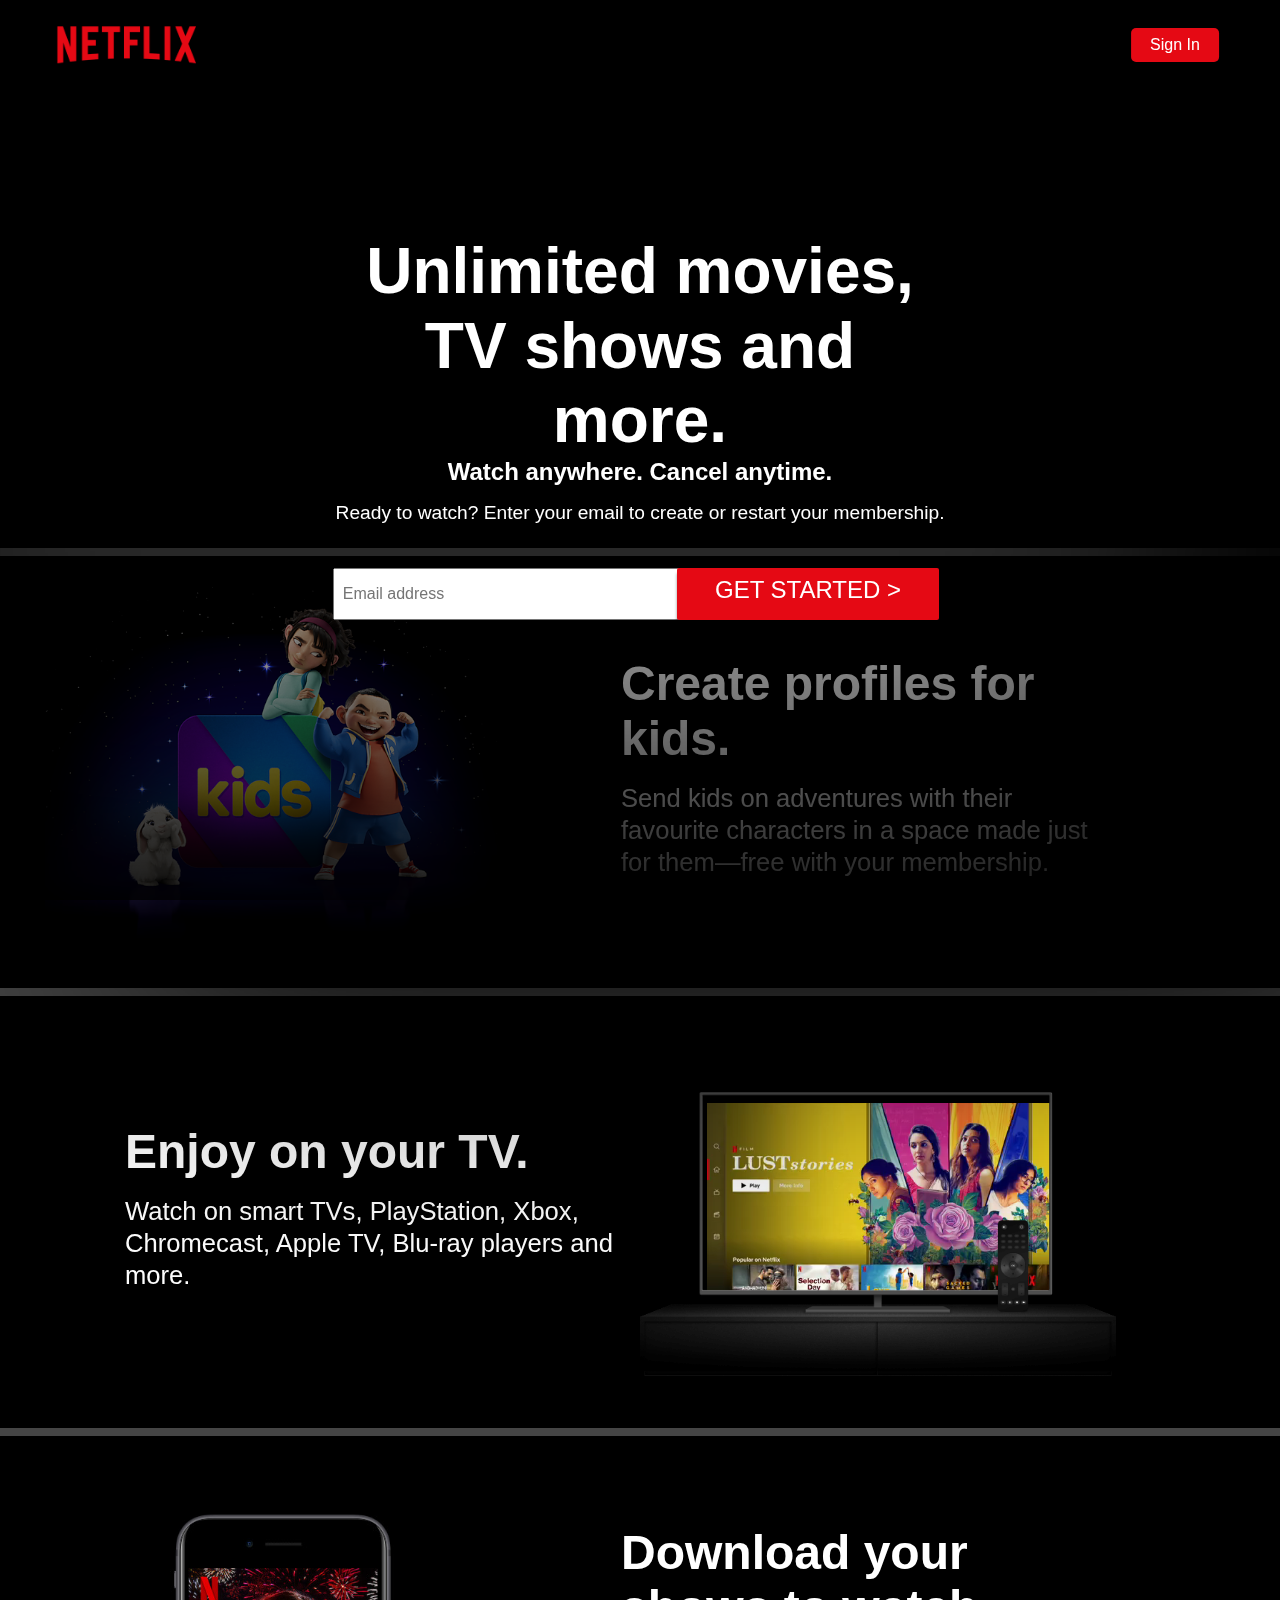
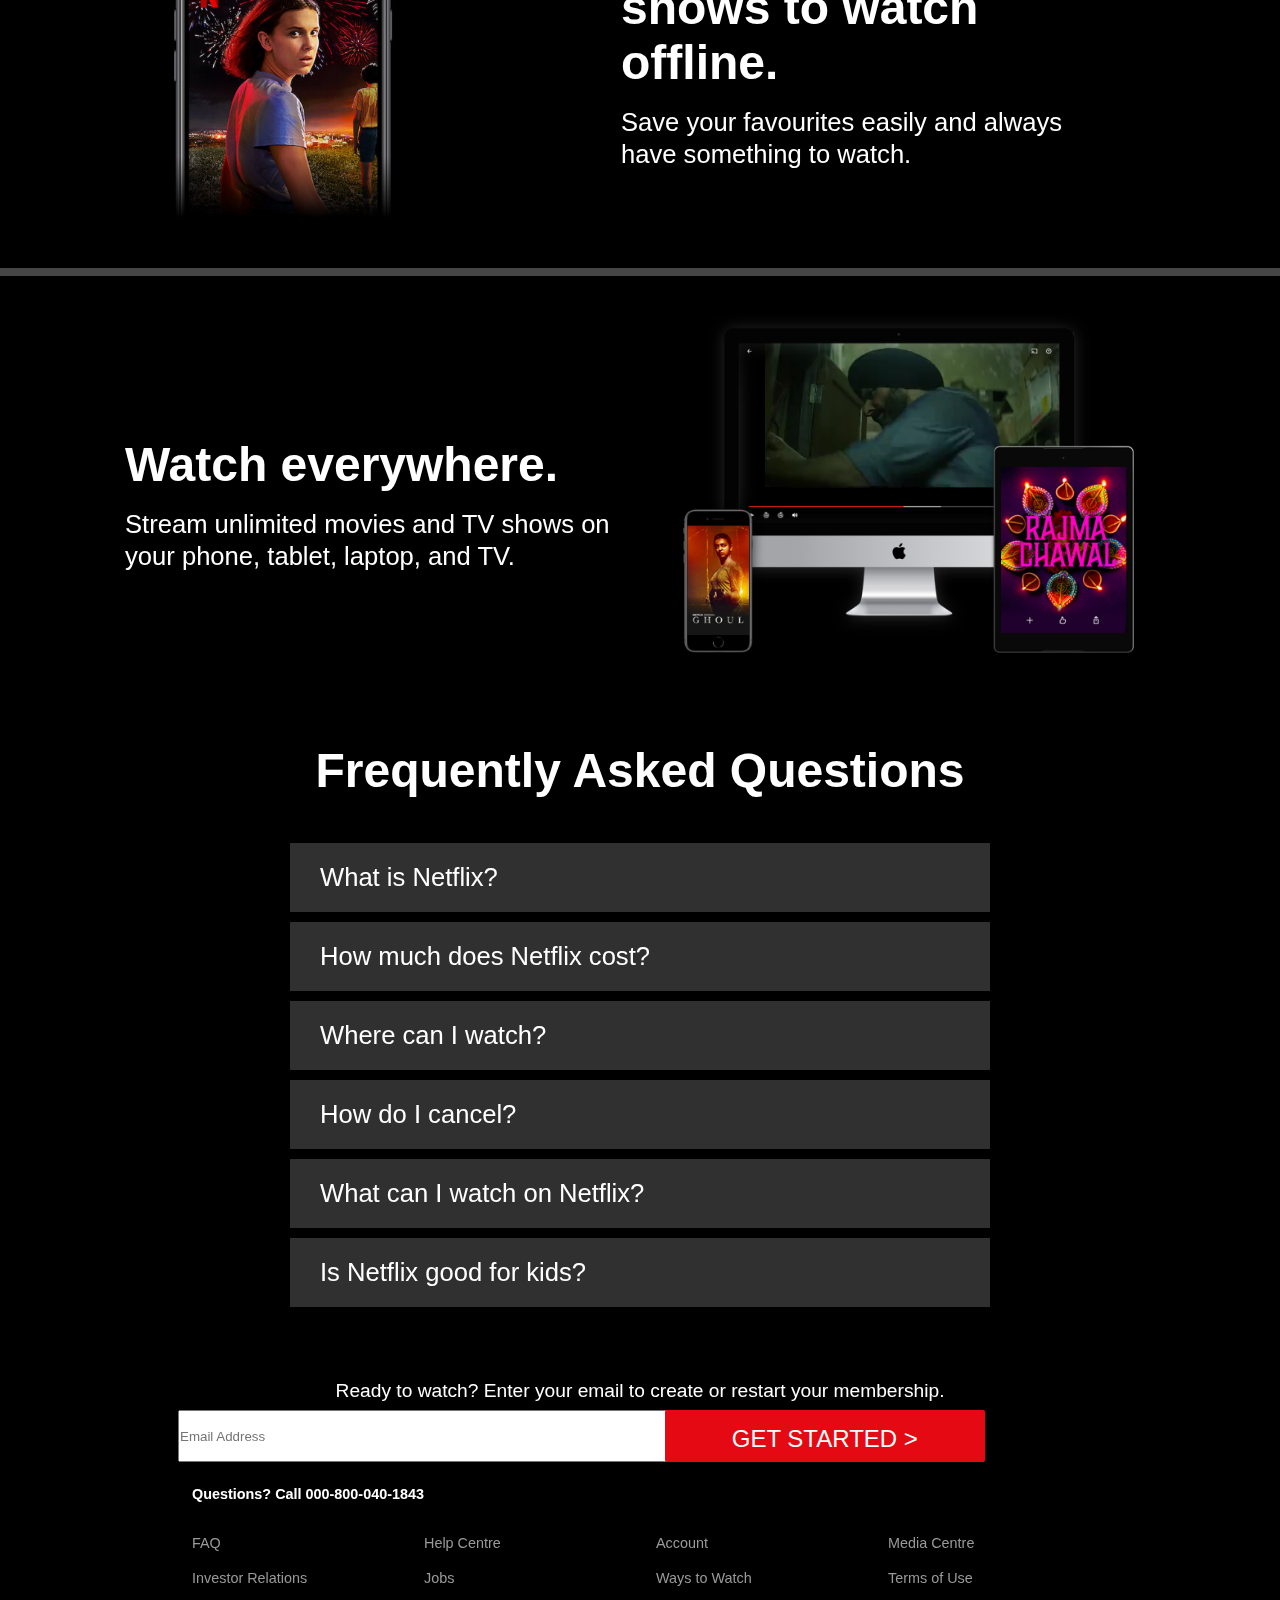
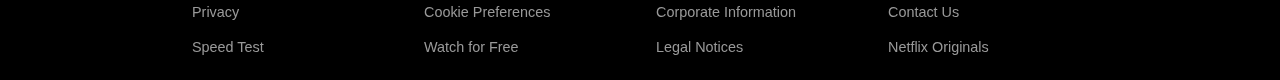
<file: Netflix Clone/index.html>
<!DOCTYPE html>
<html lang="en">
<head>
    <meta charset="UTF-8">
    <meta name="viewport" content="width=device-width, initial-scale=1.0">
    <link rel="stylesheet" href="stylle.css">
    <title>Netflix</title>
</head>
<body>
    <header class="showcase">
        <div class="showcase-top">
            <img src="logo.png" alt="Netflix Logo">
            <a href="login.html" class="btn btn-rounded">Sign In</a>
        </div>
        <div class="showcase-content">
            <h1>Unlimited movies, TV shows and more.</h1>
            <h2>Watch anywhere. Cancel anytime.</h2>
            <p>Ready to watch? Enter your email to create or restart your membership.</p>
            <input type="email" name="email" id="mail" placeholder="Email address">
            <a href="#" class="btn btn-lg">GET STARTED ></a>
        </div>
    </header>

    <section class="style-cards">
        <div class="card-0">
            <img src="kids.png" alt="Netflix Mobile">
            <div class="desc-0">
                <h1>Create profiles for kids.</h1>
                <h3>Send kids on adventures with their favourite characters in a space made just for them—free with your membership.</h3>
            </div>
        </div>
        <div class="card-1">
            <div class="desc-1">
                <h1>Enjoy on your TV.</h1>
                <h3>Watch on smart TVs, PlayStation, Xbox, Chromecast, Apple TV, Blu-ray players and more.</h3>
            </div>
            <img src="tv.png" alt="Netflix TV">
            <video class="video-1" autoplay="" playsinline="" muted="" loop=""><source src="1.m4v" type="video/mp4"></video>
        </div>
        <div class="card-2">
            <img src="3.jpg" alt="Netflix Mobile">
            <div class="desc-2">
                <h1>Download your shows to watch offline.</h1>
                <h3>Save your favourites easily and always have something to watch.</h3>
            </div>
        </div>
        <div class="card-3">
            <div class="desc-3">
                <h1>Watch everywhere.</h1>
                <h3>Stream unlimited movies and TV shows on your phone, tablet, laptop, and TV.</h3>
            </div>
            <img src="4.png" alt="Device-Pile-In">
            <video class="video-2" autoplay="" playsinline="" muted="" loop=""><source src="2.m4v" type="video/mp4"></video>
        </div>
    </section>

    <section class="lastsec">
        <div class="faq">
            <h1>Frequently Asked Questions</h1>
            <ul class="questions">
                <li>What is Netflix?</li>
                <li>How much does Netflix cost?</li>
                <li>Where can I watch?</li>
                <li>How do I cancel?</li>
                <li>What can I watch on Netflix?</li>
                <li>Is Netflix good for kids?</li>
            </ul>
            <p>Ready to watch? Enter your email to create or restart your membership.</p>
            <div class="input">
                <input type="email" name="email" placeholder="Email Address">
                <a href="#" class="btn-rounded"><button>GET STARTED ></button></a>
            </div>
        </div>
    </section>


    <footer class="footer">
        <p>Questions? Call 000-800-040-1843</p>
        <div class="footer-cols">
            <ul>
                <li><a href="#">FAQ</a></li>
                <li><a href="#">Investor Relations</a></li>
                <li><a href="#">Privacy</a></li>
                <li><a href="#">Speed Test</a></li>
            </ul>
            <ul>
                <li><a href="#">Help Centre</a></li>
                <li><a href="#">Jobs</a></li>
                <li><a href="#">Cookie Preferences</a></li>
                <li><a href="#">Watch for Free</a></li>
            </ul>
            <ul>
                <li><a href="#">Account</a></li>
                <li><a href="#">Ways to Watch</a></li>
                <li><a href="#">Corporate Information</a></li>
                <li><a href="#">Legal Notices</a></li>
            </ul>
            <ul>
                <li><a href="#">Media Centre</a></li>
                <li><a href="#">Terms of Use</a></li>
                <li><a href="#">Contact Us</a></li>
                <li><a href="#">Netflix Originals</a></li>
            </ul>
        </div>
    </footer>
</body>
</html>
</file>
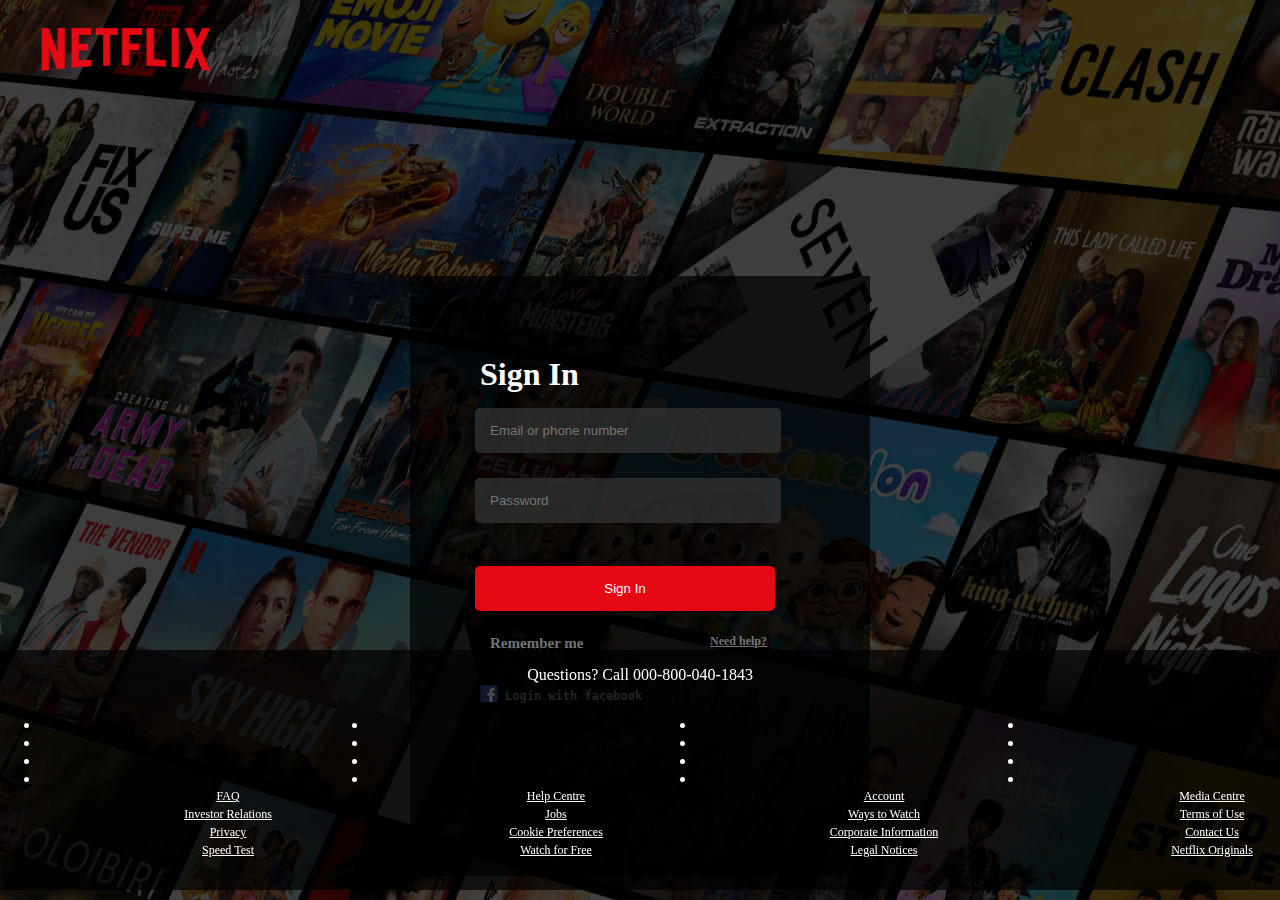
<file: Netflix Clone/login.html>
<!DOCTYPE html>
<html>
    <head>
        <meta charset="UTF-8">
        <title>Netflix</title>
        <link rel="stylesheet" href="style.css">


    </head>

    <body>
        <header>
        <div class="logo">
            <img src="logo.png" href='#' style="width: 170px; height: 43px; position: relative; left: 40px; top: 28px   ;"> <!--Logo area-->
        </div>
    </header>
            <div class="full-page">
                <div class="navbar">
                    
                </div>



                <div class="login-box">
                    <h1>Sign In</h1>

                    <form>
                        <input type="text" name="" placeholder="Email or phone number" style="outline: none; color: white; border: 0px;" class="cat">
                        <input type="password" name="" placeholder="Password" class="cat" style="color: white; outline: none; border: 0px;">
                        <br><br>
                        <input type="submit" name="" style="color: white; border: 0px; background-color: #E50914; width: 300px;" value="Sign In" >
                    </form>

                    <a href="#" style="font-weight: bold; left: 300px; position: relative; color: #737373;" >Need help?</a>
                    <p href="#" style="font-weight: bold; left: 80px; top: 56px; position: relative; color: #737373; font-size: 15px;" >Remember me</p>

                    <div class="mice">
                    <img src="fbbb.png" style=" width: 25px;
                    height: 29px;"></div>


                    <div class="rat">
                    <p style="color: #737373;" >Login with facebook</p></div>
                </div>
                <div id="login-form" class="login-page">
                    
                </div>
            </div>

            
    </body>
    <footer class="footer">
        <p>Questions? Call 000-800-040-1843</p>
        <div class="footer-cols">
            <ul>
                <li><a href="#">FAQ</a></li>
                <li><a href="#">Investor Relations</a></li>
                <li><a href="#">Privacy</a></li>
                <li><a href="#">Speed Test</a></li>
            </ul>
            <ul>
                <li><a href="#">Help Centre</a></li>
                <li><a href="#">Jobs</a></li>
                <li><a href="#">Cookie Preferences</a></li>
                <li><a href="#">Watch for Free</a></li>
            </ul>
            <ul>
                <li><a href="#">Account</a></li>
                <li><a href="#">Ways to Watch</a></li>
                <li><a href="#">Corporate Information</a></li>
                <li><a href="#">Legal Notices</a></li>
            </ul>
            <ul>
                <li><a href="#">Media Centre</a></li>
                <li><a href="#">Terms of Use</a></li>
                <li><a href="#">Contact Us</a></li>
                <li><a href="#">Netflix Originals</a></li>
            </ul>
        </div>
    </footer>
</html>
</file>
<file: Netflix Clone/stylle.css>
:root{
    --primary-color: #e50914;
    --dark-color: #141414;
    --light-color: #f4f4f4;
}

*{
    margin: 0;
    padding: 0;
}

body{
    font-family: Arial, Helvetica, sans-serif;
    background: #000000;
    color: #999999;
}

ul{
    list-style: none;
}

h1{
    color: #ffffff;
    font-size: 10px;
}
h2,h3,h4{
    color: #ffffff;
}

h3{
    font-weight: lighter;
}

a{
    color: #ffffff;
    text-decoration: none;
}

p{
    margin: 0.5rem 0;
    font-weight: bold;
    color: #ffffff;
}

img{
    width: 100%;
}


.showcase::after{
    content: "";
    position: absolute;
    top: 0;
    left: 0;
    width: 100%;
    height: 100%;
    z-index: 1;
    background: rgba(0, 0, 0, 0.4);
    box-shadow: 120px 100px 250px #000000 , inset -120px -100px 250px #000000;
}

.showcase-top{
    position: relative;
    z-index: 2;
    height: 90px;
}

.showcase-top img{
    width: 140px;
    position: absolute;
    top: 50%;
    left: 0;
    transform: translate(40% , -50%);
}

.showcase-top a{
    position: absolute;
    top: 50%;
    right: 0;
    transform: translate(-60% , -50%);
}

.showcase-content{
    position: relative;
    margin: 0 26%;
    z-index: 2;
    display: flex;
    flex-direction: column;
    justify-content: center;
    text-align: center;
    align-items: center;
    margin-top: 9rem;
}

.showcase-content h1{
    font-weight: 700;
    font-size: 64px;
    margin: 0 30px;
    max-width: 800px;
    line-height: 74.5px;
}

.showcase-content h3{
    color: white;
    font-size: 25px;
    margin: 16px 0;
}

.showcase-content p{
    font-size: 19.2px;
    font-weight: 300;
    padding-top: 0.5rem;
    padding-bottom: 1rem;
}

.showcase-content input{
    position: absolute;
    left: 0;
    bottom: -8vh;
    width: 454px;
    height: 3rem;
    font-size: 1rem;
    padding-left: 0.5rem;
}

.btn{
    display: inline-block;
    background: var(--primary-color);
    color: white;
    padding: 0.5rem 1.2rem;
    font-size: 1rem;
    text-align: center;
    border: none;
    cursor: pointer;
    border-radius: 2px;
    margin-right: 0.5rem;
    outline: none;
    box-shadow: 0 5px 3px rgba(0, 0, 0, 0.45);
}

.btn:hover{
    opacity: 0.9;
}

.btn-rounded{
    border-radius: 5px;
}

.showcase-content .btn-lg{
    position: absolute;
    right: 0;
    bottom: -8vh;
    padding: 0.5rem 1.2rem;
    font-size: 1.5rem;
    text-transform: uppercase;
    height: 36px;
    width: 14rem;
}

.card-0 , 
.card-1,
.card-2,
.card-3{
    border-top: 8px rgb(69, 69, 69) solid;
    padding: 50px;
}

.card-0{
    position: relative;
    display: inline-grid;
    grid-template-columns: 40% 50%;
    text-align: left;
    align-items: center;
    padding: 25px 45px 50px;
}

.desc-0{
    padding-left: 100px;
}

.card-1{
    position: relative;
    display: inline-grid;
    grid-template-columns: 50% 40%;
    text-align: left;
    align-items: center;
    padding: 25px 45px 50px;
}

.desc-1{
    padding-left: 80px;
}

.style-cards h1{
    font-size: 3rem;
    padding: 1rem;
    padding-left: 0;
}

.style-cards h3{
    font-size: 1.6rem;
    line-height: 2rem;
}

.card-1 video{
    position: relative;
    width: 100%;
    height: 54%;
    grid-column: 2/2;
    grid-row: 1/2;
    z-index: -1;
}

.card-1 img{
    grid-column: 2/2;
    grid-row: 1/2;
}

.card-2{
    position: relative;
    display: inline-grid;
    grid-template-columns: 40% 50%;
    text-align: left;
    align-items: center;
    padding: 25px 45px 50px;
}

.desc-2{
    padding-left: 100px;
}

.card-3{
    position: relative;
    display: inline-grid;
    grid-template-columns: 50% 40%;
    text-align: left;
    align-items: center;
    padding: 25px 45px 50px;
}

.desc-3{
    padding-left: 80px;
    padding-right: 20px;
}

.card-3 img{
    width: 110%;
    grid-column: 2/2;
    grid-row: 1/2;
}

.card-3 video{
    position: relative;
    top: -87px;
    left: 125px;
    width: 65%;
    height: 78%;
    grid-column: 2/2;
    grid-row: 1/2;
    z-index: -1;
}

.faq{
    text-align: center;
}

.faq h1{
    padding-bottom: 40px;
    font-size: 3rem;
}

.questions{
    display: flex;
    flex-direction: column;
    flex-basis: 40%;
    align-items: center;
}

.questions li{
    padding: 20px 30px;
    margin: 5px;
    font-size: 1.6rem;
    background-color: #303030;
    color: white;
    text-align: left;
    width: 50%;
}

.faq p{
    padding-top: 60px;
    font-size: 1.2rem;
    font-weight: 200;
}

.input{
    display: inline-grid;
    align-items: center;
    grid-template-columns: 50% 40%;
}

.input input{
    width: 600px;
    height: 3rem;
}

.input button{
    height: 3.25rem;
    width: 320px;
    left: 20px;
    text-align: center;
    background-color: var(--primary-color);
    font-size: 1.5rem;
    padding: 15px 32px;
    border: none;
    border-radius: 2px;
    color: white;
}

.footer{
    max-width: 70%;
    margin: 1rem auto;
    overflow: auto;
}

.footer ,
.footer a{
    color: #999999;
    font-size: 0.9rem;
}

.footer p{
    margin-bottom: 1.5rem;
}

.footer .footer-cols{
    display: grid;
    grid-template-columns: repeat(4 , 1fr);
    grid-gap: 2rem;
}

.footer li{
    line-height: 2.4;
}
</file>
<file: Netflix Clone/style.css>
body{
    margin: 0;
    padding: 0;
    background-size: cover;
    background-position: center;
    font-size: sans-serif;
    background: url(bgg.jpg);
    
}

.login-box{
    width: 460px;
    height: 600px;
    background: rgba(0, 0, 0, 0.7) ;
    color: #fff;
     top: 64%;
     left: 50%;
     right: 50%;
     position: absolute;
     transform: translate(-50%, -50%);
     box-sizing: border-box;
}
h1{
    margin: 0;
    padding: 10px;
    text-align: left;
    font-size: px;
    position: relative;
    left: 60px;
    top: 70px;
}
form{
    position: relative;
    left: 60px;
    top: 70px;
}
.login-box p{
    margin: 0;
    padding: 0;
    font-weight: bold;
}

.login-box input {
    border-radius: 5px;
    margin: 5px;
    padding: 15px;
    width: 60%;
    margin-bottom: 20px;

}
a {
    position: relative;
    left: 60px;
    top: 70px;
    font-size: 12px;
    color: #fff;
}

.cat{
    background-color: rgba(51,51,51,.75);
}
.mice{ 
    position: relative ;
    top: 83px;
    left: 67px;
   
}
.rat{

    position: relative;
    top: 60px;
    left: 95px;
    font-size: small;
    font-family: monospace;
}
.footer {
    position: fixed;
    top: 650px;
    left: 0;
    bottom: 10px;
    width: 100%;
    background-color: rgba(0, 0, 0, 0.7) ;
    color: white;
    text-align: center;
 }  
 .footer .footer-cols{
    display: grid;
    grid-template-columns: repeat(4 , 1fr);
    grid-gap: 2rem;
}
</file>
